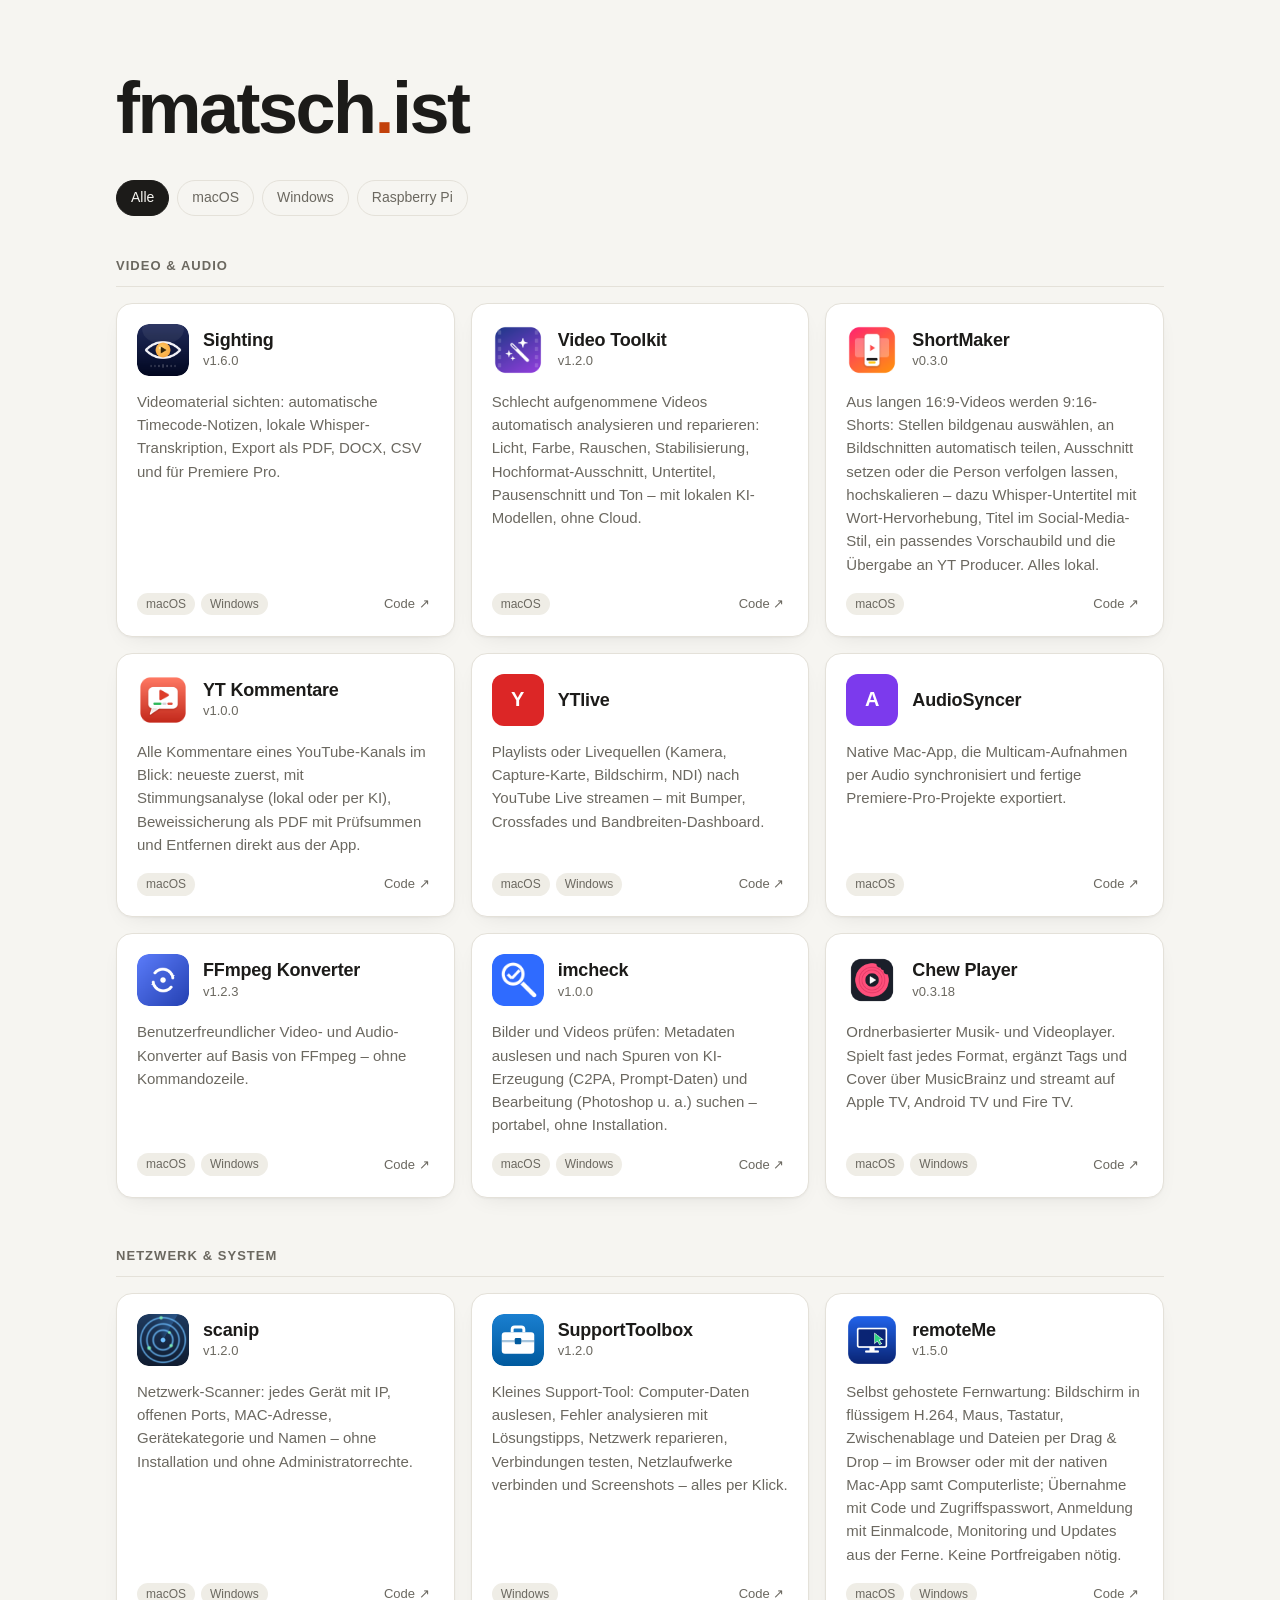
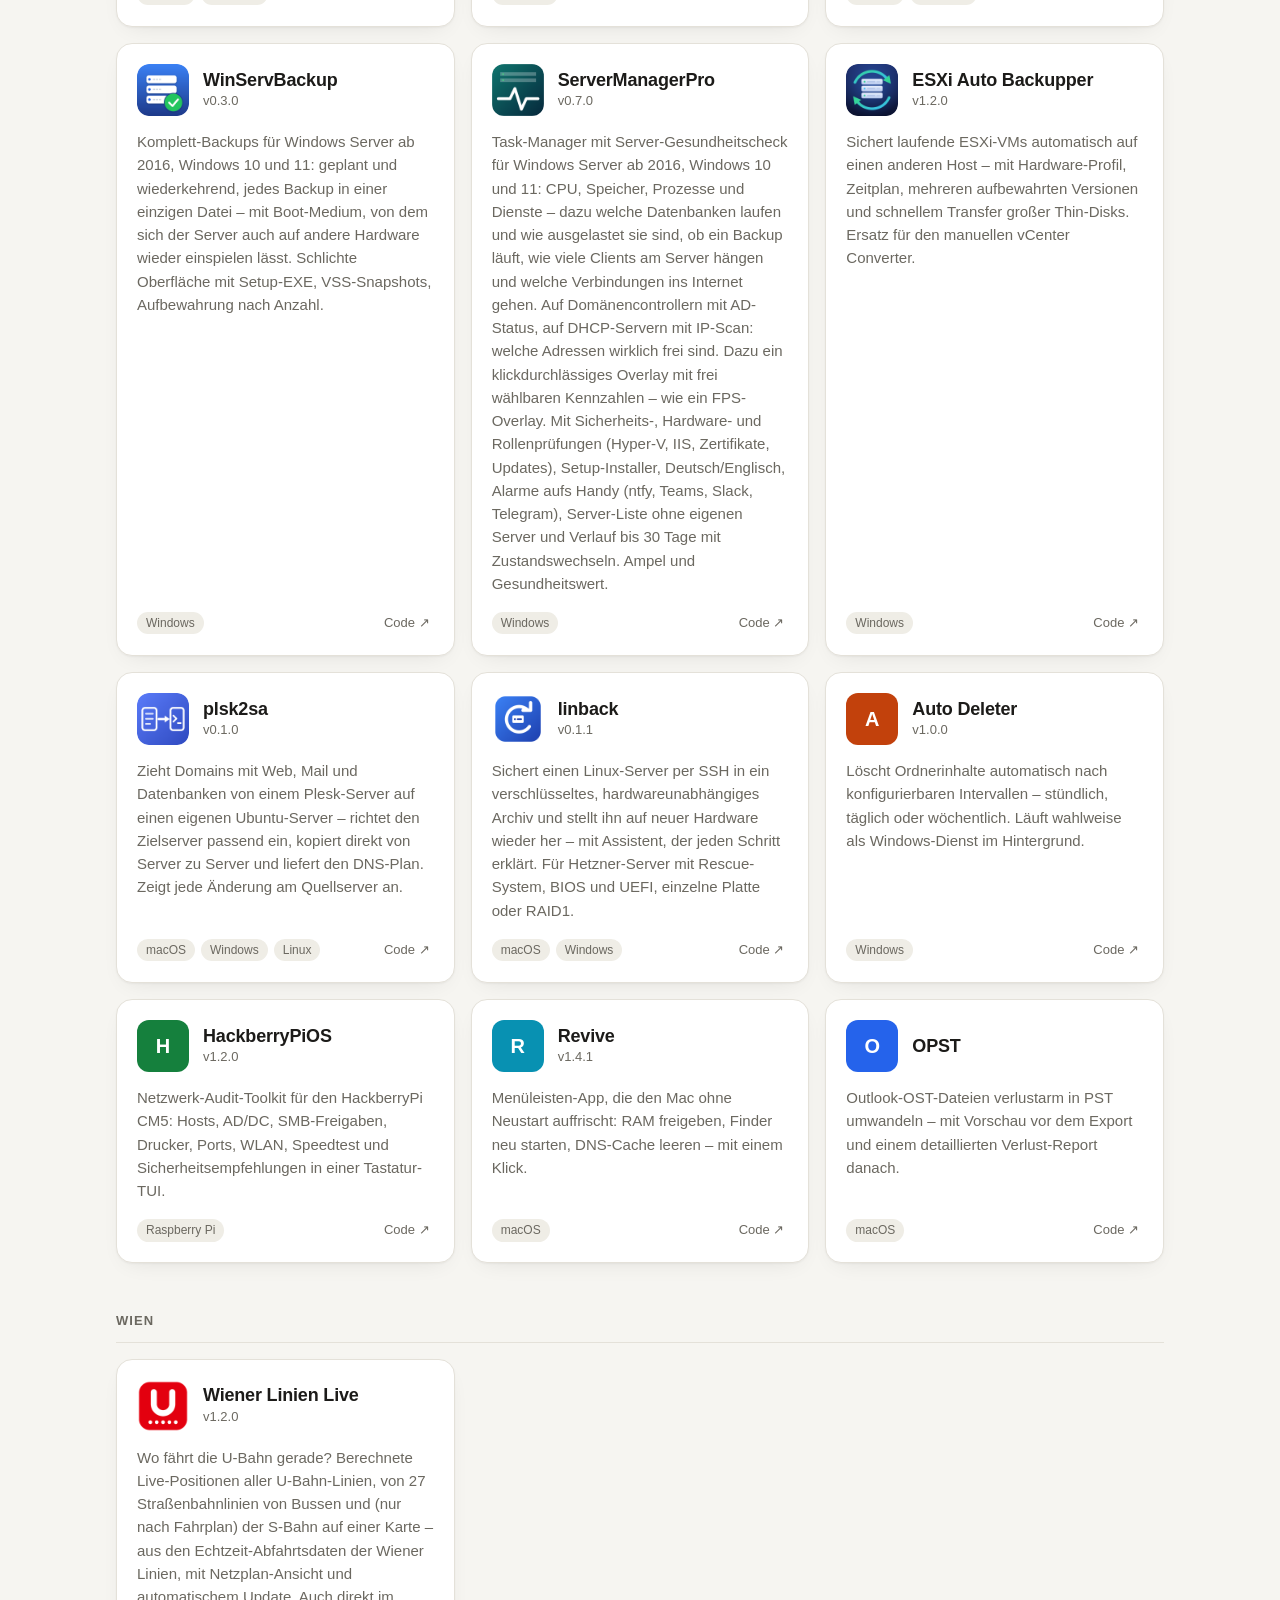
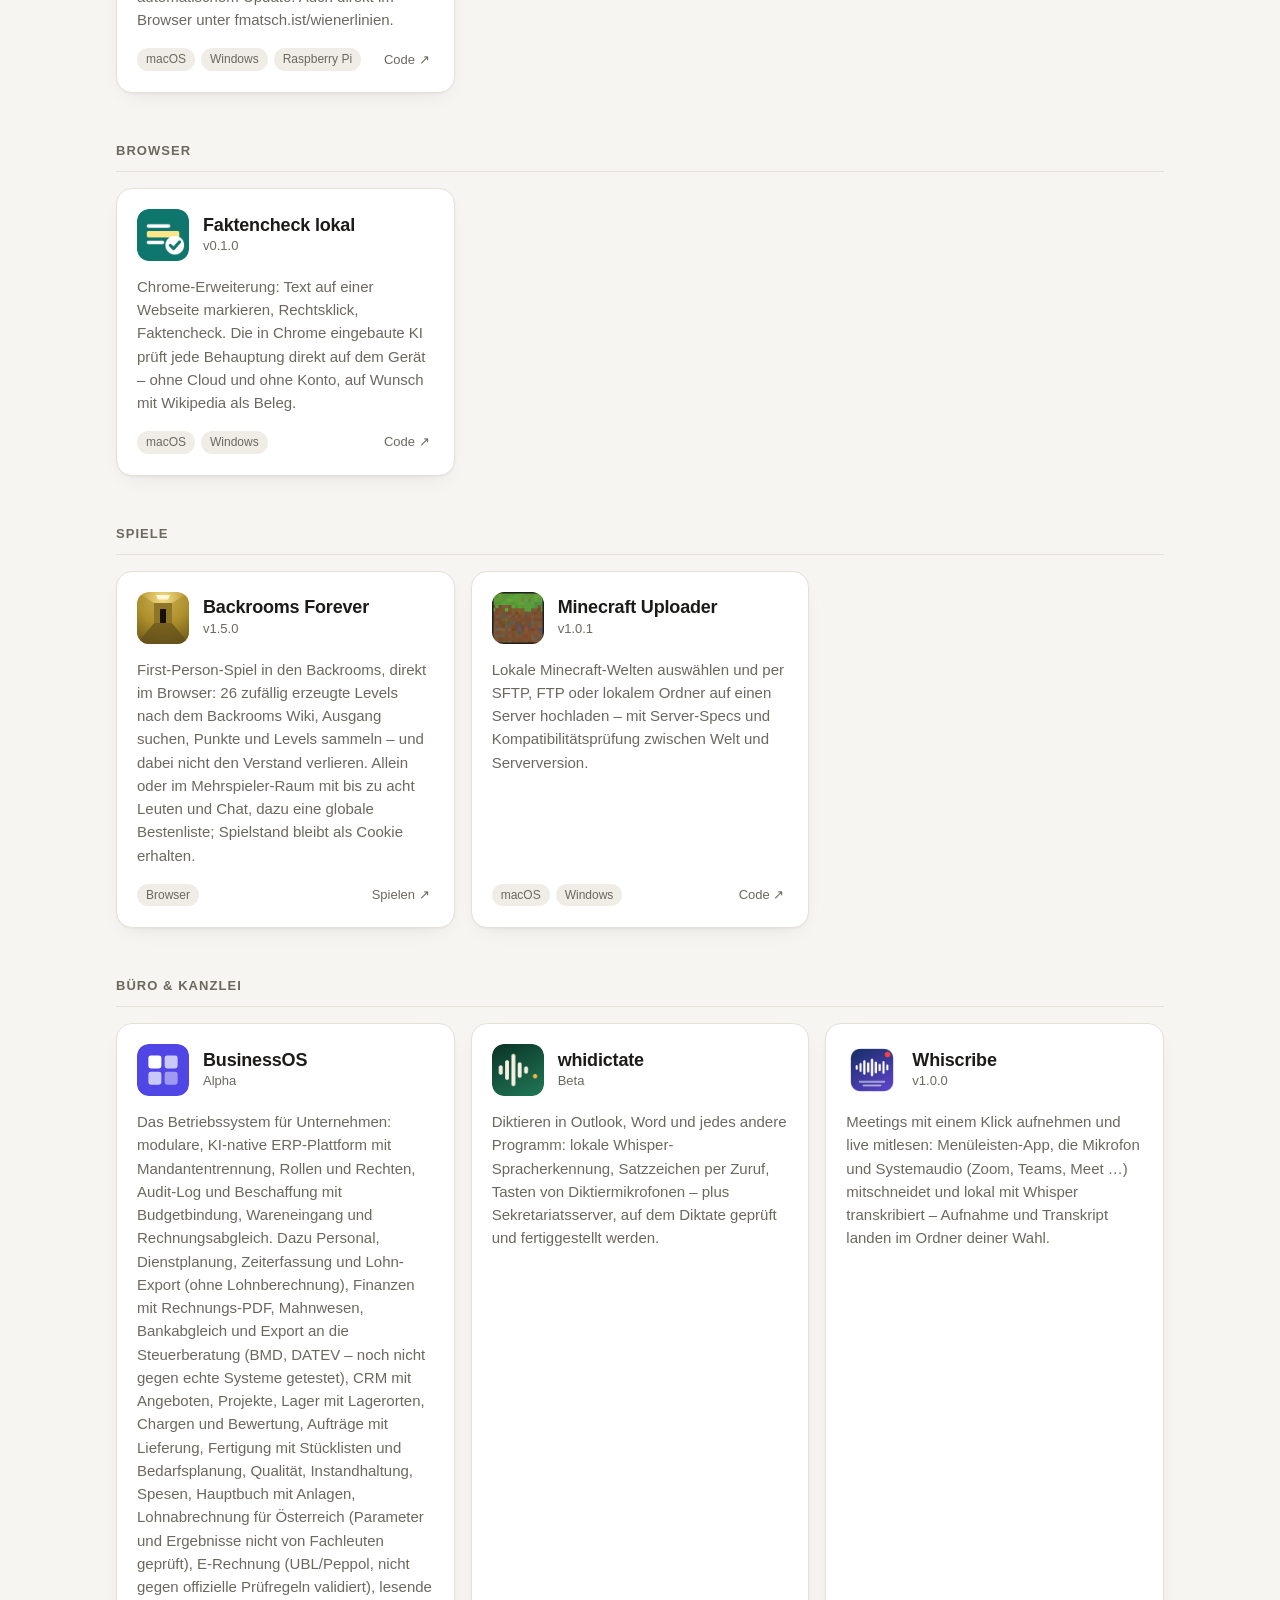
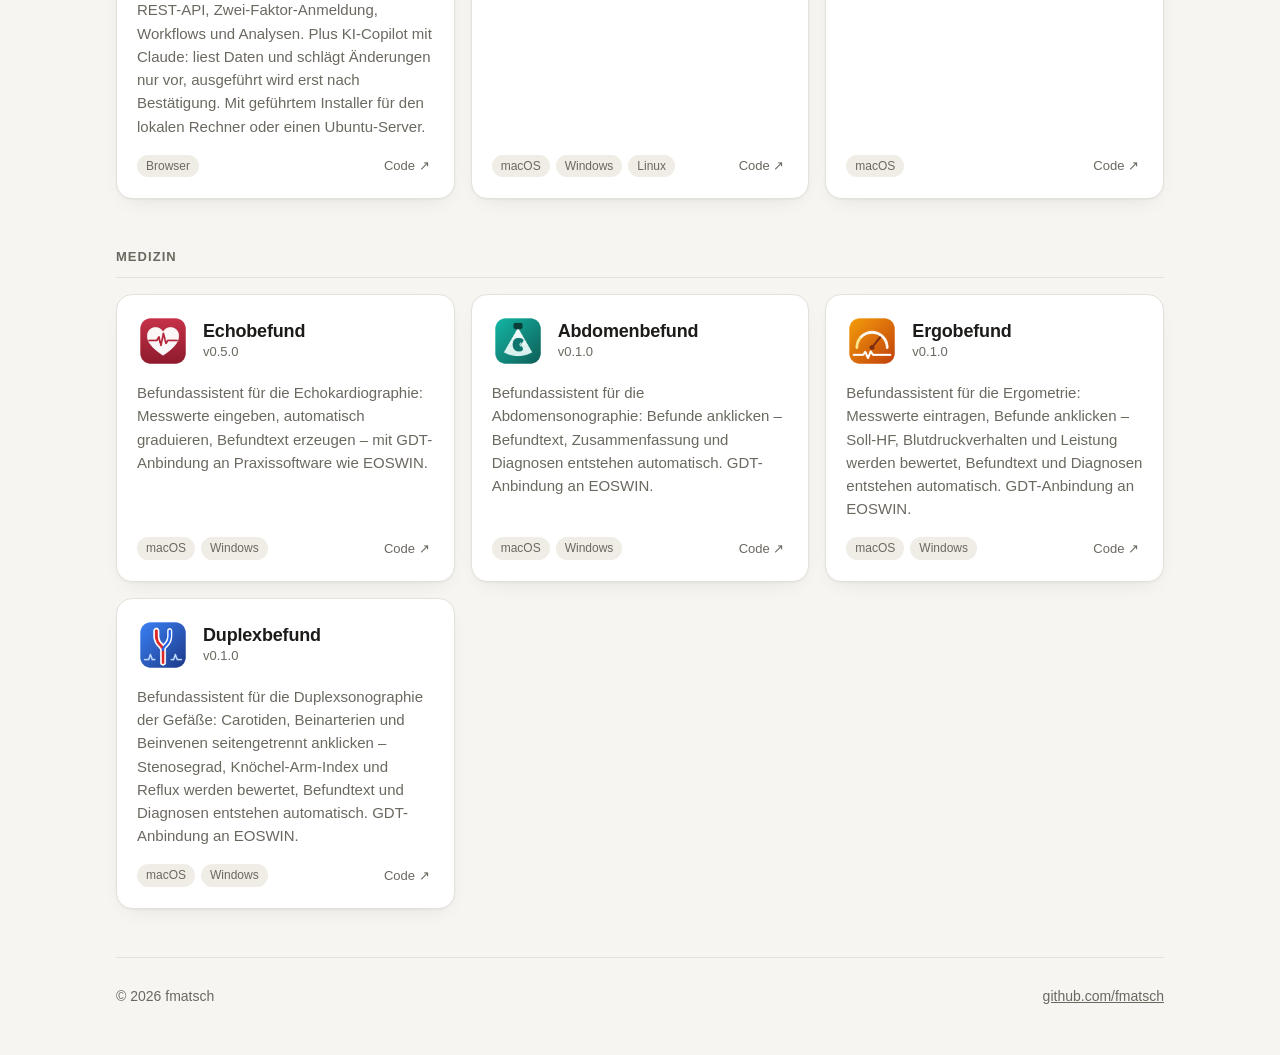
<file: index.html>
<!doctype html>
<html lang="de">
<head>
<meta charset="utf-8">
<meta name="viewport" content="width=device-width, initial-scale=1">
<title>fmatsch.ist</title>
<meta name="description" content="Kleine, fokussierte Apps für macOS, Windows und den Raspberry Pi – von Befundassistenten für die Praxis bis zu Video- und Netzwerk-Werkzeugen.">
<meta property="og:title" content="fmatsch.ist">
<meta property="og:description" content="Kleine, fokussierte Apps für macOS, Windows und den Raspberry Pi.">
<meta name="color-scheme" content="light dark">
<style>
  :root {
    --bg: #f6f5f1;
    --surface: #ffffff;
    --text: #1c1b19;
    --muted: #6b6860;
    --line: #e4e1d9;
    --accent: #c2410c;
    --chip: #efede6;
    --shadow: 0 1px 2px rgba(0,0,0,.04), 0 8px 24px -12px rgba(0,0,0,.12);
  }
  @media (prefers-color-scheme: dark) {
    :root:not([data-theme="light"]) {
      --bg: #141413;
      --surface: #1d1c1a;
      --text: #f1efe9;
      --muted: #a19d93;
      --line: #2e2c29;
      --accent: #fb923c;
      --chip: #272522;
      --shadow: 0 1px 2px rgba(0,0,0,.3), 0 8px 24px -12px rgba(0,0,0,.6);
    }
  }
  :root[data-theme="dark"] {
    --bg: #141413; --surface: #1d1c1a; --text: #f1efe9; --muted: #a19d93;
    --line: #2e2c29; --accent: #fb923c; --chip: #272522;
    --shadow: 0 1px 2px rgba(0,0,0,.3), 0 8px 24px -12px rgba(0,0,0,.6);
  }

  * { box-sizing: border-box; }
  [hidden] { display: none !important; }
  html { -webkit-text-size-adjust: 100%; }
  body {
    margin: 0;
    background: var(--bg);
    color: var(--text);
    font: 16px/1.55 ui-sans-serif, -apple-system, BlinkMacSystemFont, "Segoe UI", Inter, Roboto, sans-serif;
    -webkit-font-smoothing: antialiased;
  }
  a { color: inherit; }
  .wrap { max-width: 1080px; margin: 0 auto; padding: 0 16px; }

  header { padding: 72px 0 40px; }
  .brand {
    font-size: clamp(40px, 8vw, 72px);
    font-weight: 700;
    letter-spacing: -0.035em;
    line-height: 1;
    margin: 0 0 20px;
  }
  .brand span { color: var(--accent); }

  nav.filters { display: flex; flex-wrap: wrap; gap: 8px; margin: 36px 0 0; }
  nav.filters button {
    font: inherit; font-size: 14px;
    padding: 6px 14px;
    border-radius: 999px;
    border: 1px solid var(--line);
    background: transparent;
    color: var(--muted);
    cursor: pointer;
  }
  nav.filters button:hover { color: var(--text); }
  nav.filters button[aria-pressed="true"] {
    background: var(--text); color: var(--bg); border-color: var(--text);
  }

  section { margin: 0 0 48px; }
  section h2 {
    font-size: 13px; font-weight: 600;
    text-transform: uppercase; letter-spacing: .08em;
    color: var(--muted);
    margin: 0 0 16px;
    padding-bottom: 10px;
    border-bottom: 1px solid var(--line);
  }
  .grid {
    display: grid;
    grid-template-columns: repeat(auto-fill, minmax(300px, 1fr));
    gap: 16px;
  }
  .card {
    position: relative;
    display: flex; flex-direction: column;
    background: var(--surface);
    border: 1px solid var(--line);
    border-radius: 16px;
    padding: 20px;
    box-shadow: var(--shadow);
    text-decoration: none;
    transition: transform .15s ease, border-color .15s ease;
  }
  .card:hover { transform: translateY(-2px); border-color: color-mix(in srgb, var(--accent) 45%, var(--line)); }
  .card:focus-within { outline: 2px solid var(--accent); outline-offset: 2px; }
  .top { display: flex; gap: 14px; align-items: center; margin-bottom: 14px; }
  .icon {
    flex: none; width: 52px; height: 52px; border-radius: 12px;
    object-fit: cover;
  }
  .icon.fallback {
    display: grid; place-items: center;
    font-weight: 700; font-size: 20px; color: #fff;
    background: var(--c, #555);
  }
  .card h3 { margin: 0; font-size: 18px; letter-spacing: -0.01em; line-height: 1.25; }
  .card h3 a { text-decoration: none; }
  .card h3 a::after { content: ""; position: absolute; inset: 0; border-radius: 16px; }
  .version { font-size: 13px; color: var(--muted); font-variant-numeric: tabular-nums; }
  .card p { margin: 0 0 16px; color: var(--muted); font-size: 15px; flex: 1; }
  .meta { display: flex; flex-wrap: wrap; gap: 6px; align-items: center; }
  .tag {
    font-size: 12px; padding: 2px 9px; border-radius: 999px;
    background: var(--chip); color: var(--muted);
  }
  .src {
    position: relative; z-index: 1;
    margin-left: auto; font-size: 13px; color: var(--muted);
    text-decoration: none; padding: 2px 4px;
  }
  .src:hover { color: var(--accent); }

  footer {
    border-top: 1px solid var(--line);
    padding: 28px 0 48px;
    color: var(--muted); font-size: 14px;
    display: flex; flex-wrap: wrap; gap: 8px 24px; justify-content: space-between;
  }
  footer a { color: var(--muted); }
  footer a:hover { color: var(--accent); }

  @media (max-width: 480px) {
    header { padding: 48px 0 28px; }
    .grid { grid-template-columns: 1fr; }
  }
  @media (prefers-reduced-motion: reduce) { .card { transition: none; } .card:hover { transform: none; } }
</style>
</head>
<body>
<div class="wrap">
  <header>
    <h1 class="brand">fmatsch<span>.</span>ist</h1>
    <nav class="filters" aria-label="Nach Plattform filtern">
      <button type="button" data-filter="all" aria-pressed="true">Alle</button>
      <button type="button" data-filter="macOS" aria-pressed="false">macOS</button>
      <button type="button" data-filter="Windows" aria-pressed="false">Windows</button>
      <button type="button" data-filter="Raspberry Pi" aria-pressed="false">Raspberry Pi</button>
    </nav>
  </header>

  <main id="projects"></main>

  <footer>
    <span>© <span id="year">2026</span> fmatsch</span>
    <a href="https://github.com/fmatsch">github.com/fmatsch</a>
  </footer>
</div>

<script>
const GH = "https://github.com/fmatsch/";
const PAGES = "https://fmatsch.github.io/";

const groups = [
  {
    title: "Video & Audio",
    projects: [
      { repo: "sighting", name: "Sighting", version: "v1.6.0", icon: "icons/sighting.png",
        desc: "Videomaterial sichten: automatische Timecode-Notizen, lokale Whisper-Transkription, Export als PDF, DOCX, CSV und für Premiere Pro.",
        platforms: ["macOS", "Windows"] },
      { repo: "videotoolkit", name: "Video Toolkit", version: "v1.2.0", icon: "icons/videotoolkit.png",
        desc: "Schlecht aufgenommene Videos automatisch analysieren und reparieren: Licht, Farbe, Rauschen, Stabilisierung, Hochformat-Ausschnitt, Untertitel, Pausenschnitt und Ton – mit lokalen KI-Modellen, ohne Cloud.",
        platforms: ["macOS"] },
      { repo: "shortmaker", name: "ShortMaker", version: "v0.3.0", icon: "icons/shortmaker.png",
        desc: "Aus langen 16:9-Videos werden 9:16-Shorts: Stellen bildgenau auswählen, an Bildschnitten automatisch teilen, Ausschnitt setzen oder die Person verfolgen lassen, hochskalieren – dazu Whisper-Untertitel mit Wort-Hervorhebung, Titel im Social-Media-Stil, ein passendes Vorschaubild und die Übergabe an YT Producer. Alles lokal.",
        platforms: ["macOS"] },
      { repo: "yt-kommentare", name: "YT Kommentare", version: "v1.0.0", icon: "icons/yt-kommentare.png",
        desc: "Alle Kommentare eines YouTube-Kanals im Blick: neueste zuerst, mit Stimmungsanalyse (lokal oder per KI), Beweissicherung als PDF mit Prüfsummen und Entfernen direkt aus der App.",
        platforms: ["macOS"] },
      { repo: "YTlive", name: "YTlive", icon: null, color: "#dc2626",
        desc: "Playlists oder Livequellen (Kamera, Capture-Karte, Bildschirm, NDI) nach YouTube Live streamen – mit Bumper, Crossfades und Bandbreiten-Dashboard.",
        platforms: ["macOS", "Windows"] },
      { repo: "AudioSyncerPremierePro", name: "AudioSyncer", icon: null, color: "#7c3aed",
        desc: "Native Mac-App, die Multicam-Aufnahmen per Audio synchronisiert und fertige Premiere-Pro-Projekte exportiert.",
        platforms: ["macOS"] },
      { repo: "ffmpeg-konverter", name: "FFmpeg Konverter", version: "v1.2.3", icon: "icons/ffmpeg-konverter.png",
        desc: "Benutzerfreundlicher Video- und Audio-Konverter auf Basis von FFmpeg – ohne Kommandozeile.",
        platforms: ["macOS", "Windows"] },
      { repo: "imcheck", name: "imcheck", version: "v1.0.0", icon: "icons/imcheck.png",
        desc: "Bilder und Videos prüfen: Metadaten auslesen und nach Spuren von KI-Erzeugung (C2PA, Prompt-Daten) und Bearbeitung (Photoshop u. a.) suchen – portabel, ohne Installation.",
        platforms: ["macOS", "Windows"] },
      { repo: "chew-player", name: "Chew Player", version: "v0.3.18", icon: "icons/chew-player.png",
        desc: "Ordnerbasierter Musik- und Videoplayer. Spielt fast jedes Format, ergänzt Tags und Cover über MusicBrainz und streamt auf Apple TV, Android TV und Fire TV.",
        platforms: ["macOS", "Windows"] },
    ],
  },
  {
    title: "Netzwerk & System",
    projects: [
      { repo: "scanip", name: "scanip", version: "v1.2.0", icon: "icons/scanip.png",
        desc: "Netzwerk-Scanner: jedes Gerät mit IP, offenen Ports, MAC-Adresse, Gerätekategorie und Namen – ohne Installation und ohne Administratorrechte.",
        platforms: ["macOS", "Windows"] },
      { repo: "SupportToolbox", name: "SupportToolbox", version: "v1.2.0", icon: "icons/supporttoolbox.svg",
        desc: "Kleines Support-Tool: Computer-Daten auslesen, Fehler analysieren mit Lösungstipps, Netzwerk reparieren, Verbindungen testen, Netzlaufwerke verbinden und Screenshots – alles per Klick.",
        platforms: ["Windows"] },
      { repo: "remoteMe", name: "remoteMe", version: "v1.5.0", icon: "icons/remoteme.png",
        desc: "Selbst gehostete Fernwartung: Bildschirm in flüssigem H.264, Maus, Tastatur, Zwischenablage und Dateien per Drag & Drop – im Browser oder mit der nativen Mac-App samt Computerliste; Übernahme mit Code und Zugriffspasswort, Anmeldung mit Einmalcode, Monitoring und Updates aus der Ferne. Keine Portfreigaben nötig.",
        platforms: ["macOS", "Windows"] },
      { repo: "WinServBackup", name: "WinServBackup", version: "v0.3.0", icon: "icons/winservbackup.png",
        desc: "Komplett-Backups für Windows Server ab 2016, Windows 10 und 11: geplant und wiederkehrend, jedes Backup in einer einzigen Datei – mit Boot-Medium, von dem sich der Server auch auf andere Hardware wieder einspielen lässt. Schlichte Oberfläche mit Setup-EXE, VSS-Snapshots, Aufbewahrung nach Anzahl.",
        platforms: ["Windows"] },
      { repo: "ServerManagerPro", name: "ServerManagerPro", version: "v0.7.0", icon: "icons/servermanagerpro.png",
        desc: "Task-Manager mit Server-Gesundheitscheck für Windows Server ab 2016, Windows 10 und 11: CPU, Speicher, Prozesse und Dienste – dazu welche Datenbanken laufen und wie ausgelastet sie sind, ob ein Backup läuft, wie viele Clients am Server hängen und welche Verbindungen ins Internet gehen. Auf Domänencontrollern mit AD-Status, auf DHCP-Servern mit IP-Scan: welche Adressen wirklich frei sind. Dazu ein klickdurchlässiges Overlay mit frei wählbaren Kennzahlen – wie ein FPS-Overlay. Mit Sicherheits-, Hardware- und Rollenprüfungen (Hyper-V, IIS, Zertifikate, Updates), Setup-Installer, Deutsch/Englisch, Alarme aufs Handy (ntfy, Teams, Slack, Telegram), Server-Liste ohne eigenen Server und Verlauf bis 30 Tage mit Zustandswechseln. Ampel und Gesundheitswert.",
        platforms: ["Windows"] },
      { repo: "esxi-auto-backupper", name: "ESXi Auto Backupper", version: "v1.2.0", icon: "icons/esxi-auto-backupper.png",
        desc: "Sichert laufende ESXi-VMs automatisch auf einen anderen Host – mit Hardware-Profil, Zeitplan, mehreren aufbewahrten Versionen und schnellem Transfer großer Thin-Disks. Ersatz für den manuellen vCenter Converter.",
        platforms: ["Windows"] },
      { repo: "plsk2sa", name: "plsk2sa", version: "v0.1.0", icon: "icons/plsk2sa.png",
        desc: "Zieht Domains mit Web, Mail und Datenbanken von einem Plesk-Server auf einen eigenen Ubuntu-Server – richtet den Zielserver passend ein, kopiert direkt von Server zu Server und liefert den DNS-Plan. Zeigt jede Änderung am Quellserver an.",
        platforms: ["macOS", "Windows", "Linux"] },
      { repo: "linback", name: "linback", version: "v0.1.1", icon: "icons/linback.png",
        desc: "Sichert einen Linux-Server per SSH in ein verschlüsseltes, hardwareunabhängiges Archiv und stellt ihn auf neuer Hardware wieder her – mit Assistent, der jeden Schritt erklärt. Für Hetzner-Server mit Rescue-System, BIOS und UEFI, einzelne Platte oder RAID1.",
        platforms: ["macOS", "Windows"] },
      { repo: "auto-deleter", name: "Auto Deleter", version: "v1.0.0", icon: null, color: "#c2410c",
        desc: "Löscht Ordnerinhalte automatisch nach konfigurierbaren Intervallen – stündlich, täglich oder wöchentlich. Läuft wahlweise als Windows-Dienst im Hintergrund.",
        platforms: ["Windows"] },
      { repo: "HackberryPiOS", name: "HackberryPiOS", version: "v1.2.0", icon: null, color: "#15803d",
        desc: "Netzwerk-Audit-Toolkit für den HackberryPi CM5: Hosts, AD/DC, SMB-Freigaben, Drucker, Ports, WLAN, Speedtest und Sicherheitsempfehlungen in einer Tastatur-TUI.",
        platforms: ["Raspberry Pi"] },
      { repo: "revive-app", name: "Revive", version: "v1.4.1", icon: null, color: "#0891b2",
        desc: "Menüleisten-App, die den Mac ohne Neustart auffrischt: RAM freigeben, Finder neu starten, DNS-Cache leeren – mit einem Klick.",
        platforms: ["macOS"] },
      { repo: "opst", name: "OPST", icon: null, color: "#2563eb",
        desc: "Outlook-OST-Dateien verlustarm in PST umwandeln – mit Vorschau vor dem Export und einem detaillierten Verlust-Report danach.",
        platforms: ["macOS"] },
    ],
  },
  {
    title: "Wien",
    projects: [
      { repo: "wienerlinien-live", name: "Wiener Linien Live", version: "v1.2.0", icon: "icons/wienerlinien-live.png",
        desc: "Wo fährt die U-Bahn gerade? Berechnete Live-Positionen aller U-Bahn-Linien, von 27 Straßenbahnlinien von Bussen und (nur nach Fahrplan) der S-Bahn auf einer Karte – aus den Echtzeit-Abfahrtsdaten der Wiener Linien, mit Netzplan-Ansicht und automatischem Update. Auch direkt im Browser unter fmatsch.ist/wienerlinien.",
        platforms: ["macOS", "Windows", "Raspberry Pi"] },
    ],
  },
  {
    title: "Browser",
    projects: [
      { repo: "faktencheck", name: "Faktencheck lokal", version: "v0.1.0", icon: "icons/faktencheck.png",
        desc: "Chrome-Erweiterung: Text auf einer Webseite markieren, Rechtsklick, Faktencheck. Die in Chrome eingebaute KI prüft jede Behauptung direkt auf dem Gerät – ohne Cloud und ohne Konto, auf Wunsch mit Wikipedia als Beleg.",
        platforms: ["macOS", "Windows"] },
    ],
  },
  {
    title: "Spiele",
    projects: [
      { url: "https://backrooms.fmatsch.ist/", name: "Backrooms Forever", version: "v1.5.0", icon: "icons/backrooms.svg",
        desc: "First-Person-Spiel in den Backrooms, direkt im Browser: 26 zufällig erzeugte Levels nach dem Backrooms Wiki, Ausgang suchen, Punkte und Levels sammeln – und dabei nicht den Verstand verlieren. Allein oder im Mehrspieler-Raum mit bis zu acht Leuten und Chat, dazu eine globale Bestenliste; Spielstand bleibt als Cookie erhalten.",
        platforms: ["Browser"] },
      { repo: "minecraft-uploader", name: "Minecraft Uploader", version: "v1.0.1", icon: "icons/minecraft-uploader.png",
        desc: "Lokale Minecraft-Welten auswählen und per SFTP, FTP oder lokalem Ordner auf einen Server hochladen – mit Server-Specs und Kompatibilitätsprüfung zwischen Welt und Serverversion.",
        platforms: ["macOS", "Windows"] },
    ],
  },
  {
    title: "Büro & Kanzlei",
    projects: [
      { repo: "BusinessOS", name: "BusinessOS", version: "Alpha", icon: "icons/businessos.svg",
        desc: "Das Betriebssystem für Unternehmen: modulare, KI-native ERP-Plattform mit Mandantentrennung, Rollen und Rechten, Audit-Log und Beschaffung mit Budgetbindung, Wareneingang und Rechnungsabgleich. Dazu Personal, Dienstplanung, Zeiterfassung und Lohn-Export (ohne Lohnberechnung), Finanzen mit Rechnungs-PDF, Mahnwesen, Bankabgleich und Export an die Steuerberatung (BMD, DATEV – noch nicht gegen echte Systeme getestet), CRM mit Angeboten, Projekte, Lager mit Lagerorten, Chargen und Bewertung, Aufträge mit Lieferung, Fertigung mit Stücklisten und Bedarfsplanung, Qualität, Instandhaltung, Spesen, Hauptbuch mit Anlagen, Lohnabrechnung für Österreich (Parameter und Ergebnisse nicht von Fachleuten geprüft), E-Rechnung (UBL/Peppol, nicht gegen offizielle Prüfregeln validiert), lesende REST-API, Zwei-Faktor-Anmeldung, Workflows und Analysen. Plus KI-Copilot mit Claude: liest Daten und schlägt Änderungen nur vor, ausgeführt wird erst nach Bestätigung. Mit geführtem Installer für den lokalen Rechner oder einen Ubuntu-Server.",
        platforms: ["Browser"] },
      { repo: "whidictate", name: "whidictate", version: "Beta", icon: "icons/whidictate.png",
        desc: "Diktieren in Outlook, Word und jedes andere Programm: lokale Whisper-Spracherkennung, Satzzeichen per Zuruf, Tasten von Diktiermikrofonen – plus Sekretariatsserver, auf dem Diktate geprüft und fertiggestellt werden.",
        platforms: ["macOS", "Windows", "Linux"] },
      { repo: "Whiscribe", name: "Whiscribe", version: "v1.0.0", icon: "icons/whiscribe.png",
        desc: "Meetings mit einem Klick aufnehmen und live mitlesen: Menüleisten-App, die Mikrofon und Systemaudio (Zoom, Teams, Meet …) mitschneidet und lokal mit Whisper transkribiert – Aufnahme und Transkript landen im Ordner deiner Wahl.",
        platforms: ["macOS"] },
    ],
  },
  {
    title: "Medizin",
    projects: [
      { repo: "echobefund", name: "Echobefund", version: "v0.5.0", icon: "icons/echobefund.png",
        desc: "Befundassistent für die Echokardiographie: Messwerte eingeben, automatisch graduieren, Befundtext erzeugen – mit GDT-Anbindung an Praxissoftware wie EOSWIN.",
        platforms: ["macOS", "Windows"] },
      { repo: "abdomenbefund", name: "Abdomenbefund", version: "v0.1.0", icon: "icons/abdomenbefund.png",
        desc: "Befundassistent für die Abdomensonographie: Befunde anklicken – Befundtext, Zusammenfassung und Diagnosen entstehen automatisch. GDT-Anbindung an EOSWIN.",
        platforms: ["macOS", "Windows"] },
      { repo: "ergobefund", name: "Ergobefund", version: "v0.1.0", icon: "icons/ergobefund.png",
        desc: "Befundassistent für die Ergometrie: Messwerte eintragen, Befunde anklicken – Soll-HF, Blutdruckverhalten und Leistung werden bewertet, Befundtext und Diagnosen entstehen automatisch. GDT-Anbindung an EOSWIN.",
        platforms: ["macOS", "Windows"] },
      { repo: "duplexbefund", name: "Duplexbefund", version: "v0.1.0", icon: "icons/duplexbefund.png",
        desc: "Befundassistent für die Duplexsonographie der Gefäße: Carotiden, Beinarterien und Beinvenen seitengetrennt anklicken – Stenosegrad, Knöchel-Arm-Index und Reflux werden bewertet, Befundtext und Diagnosen entstehen automatisch. GDT-Anbindung an EOSWIN.",
        platforms: ["macOS", "Windows"] },
    ],
  },
];

const esc = s => String(s).replace(/[&<>"]/g, c => ({ "&": "&amp;", "<": "&lt;", ">": "&gt;", '"': "&quot;" }[c]));

function card(p) {
  const icon = p.icon
    ? `<img class="icon" src="${p.icon}" alt="" width="52" height="52" loading="lazy">`
    : `<span class="icon fallback" style="--c:${p.color}" aria-hidden="true">${esc(p.name[0])}</span>`;
  return `
    <article class="card" data-platforms="${esc(p.platforms.join("|"))}">
      <div class="top">
        ${icon}
        <div>
          <h3><a href="${p.url || PAGES + p.repo + "/"}">${esc(p.name)}</a></h3>
          ${p.version ? `<div class="version">${esc(p.version)}</div>` : ""}
        </div>
      </div>
      <p>${esc(p.desc)}</p>
      <div class="meta">
        ${p.platforms.map(x => `<span class="tag">${esc(x)}</span>`).join("")}
        ${p.repo ? `<a class="src" href="${GH}${p.repo}" aria-label="Quellcode von ${esc(p.name)} auf GitHub">Code ↗</a>` : `<a class="src" href="${p.url}">Spielen ↗</a>`}
      </div>
    </article>`;
}

const main = document.getElementById("projects");
main.innerHTML = groups.map(g => `
  <section>
    <h2>${esc(g.title)}</h2>
    <div class="grid">${g.projects.map(card).join("")}</div>
  </section>`).join("");

document.getElementById("year").textContent = new Date().getFullYear();

const buttons = document.querySelectorAll("nav.filters button");
buttons.forEach(b => b.addEventListener("click", () => {
  const f = b.dataset.filter;
  buttons.forEach(x => x.setAttribute("aria-pressed", String(x === b)));
  main.querySelectorAll(".card").forEach(c => {
    c.hidden = f !== "all" && !c.dataset.platforms.split("|").includes(f);
  });
  main.querySelectorAll("section").forEach(s => {
    s.hidden = !s.querySelector(".card:not([hidden])");
  });
}));
</script>
</body>
</html>
</file>
